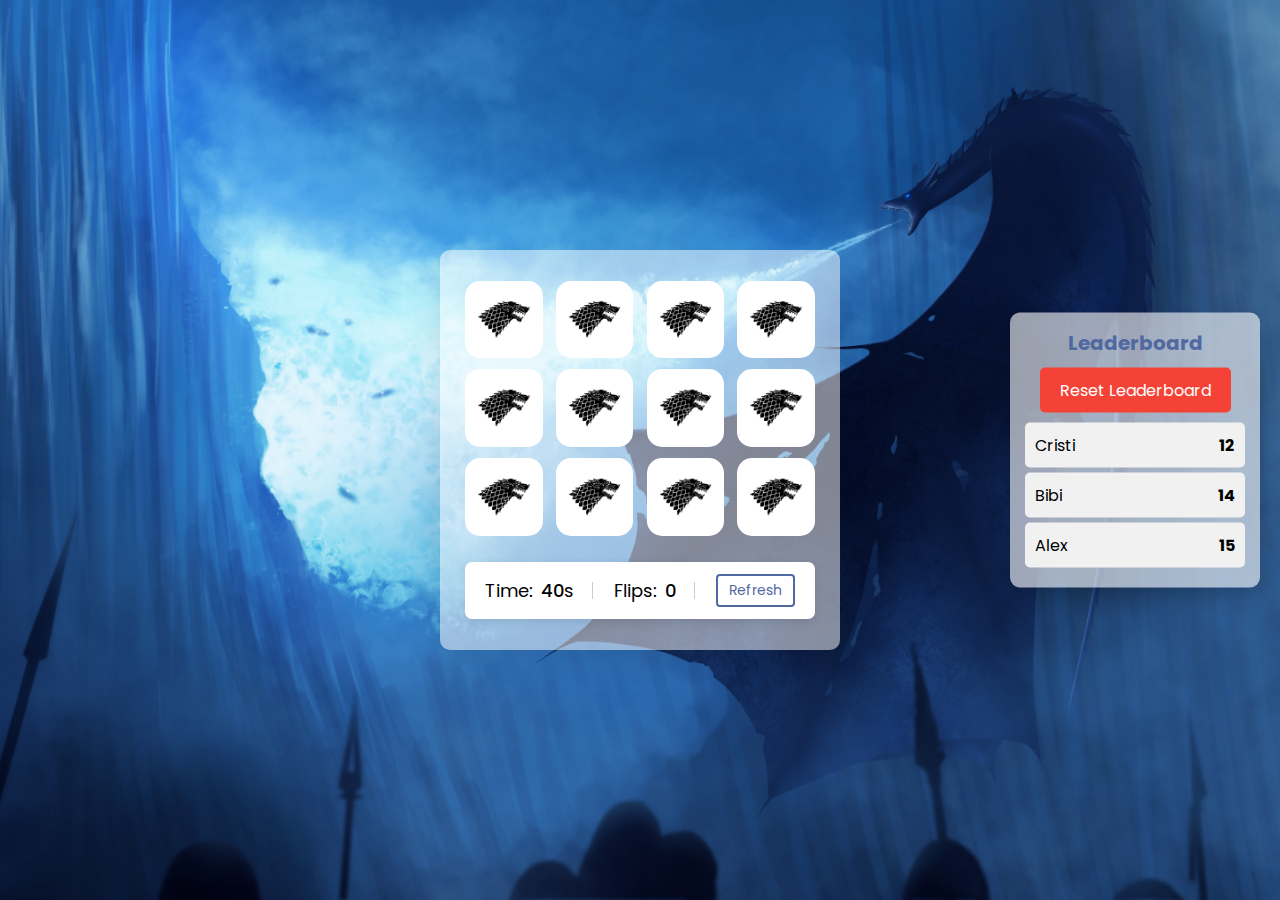
<file: GOT Memory Cards/index.html>
<!DOCTYPE html>

<html lang="en" dir="ltr">

<head>
  <meta charset="utf-8">
  <title>Memory Card Game</title>
  <link rel="stylesheet" href="style.css">
  <meta name="viewport" content="width=device-width, initial-scale=1.0">
</head>

<body>
  <div class="wrapper">
    <ul class="cards">
      <li class="card">
        <div class="view front-view">
          <img src="images/back-card.png" alt="icon">
        </div>
        <div class="view back-view">
          <img src="images/img-1.png" alt="card-img">
        </div>
      </li>
      <li class="card">
        <div class="view front-view">
          <img src="images/back-card.png" alt="icon">
        </div>
        <div class="view back-view">
          <img src="images/img-2.png" alt="card-img">
        </div>
      </li>
      <li class="card">
        <div class="view front-view">
          <img src="images/back-card.png" alt="icon">
        </div>
        <div class="view back-view">
          <img src="images/img-3.png" alt="card-img">
        </div>
      </li>
      <li class="card">
        <div class="view front-view">
          <img src="images/back-card.png" alt="icon">
        </div>
        <div class="view back-view">
          <img src="images/img-4.png" alt="card-img">
        </div>
      </li>
      <li class="card">
        <div class="view front-view">
          <img src="images/back-card.png" alt="icon">
        </div>
        <div class="view back-view">
          <img src="images/img-5.png" alt="card-img">
        </div>
      </li>
      <li class="card">
        <div class="view front-view">
          <img src="images/back-card.png" alt="icon">
        </div>
        <div class="view back-view">
          <img src="images/img-6.png" alt="card-img">
        </div>
      </li>
      <li class="card">
        <div class="view front-view">
          <img src="images/back-card.png" alt="icon">
        </div>
        <div class="view back-view">
          <img src="images/img-5.png" alt="card-img">
        </div>
      </li>
      <li class="card">
        <div class="view front-view">
          <img src="images/back-card.png" alt="icon">
        </div>
        <div class="view back-view">
          <img src="images/img-6.png" alt="card-img">
        </div>
      </li>
      <li class="card">
        <div class="view front-view">
          <img src="images/back-card.png" alt="icon">
        </div>
        <div class="view back-view">
          <img src="images/img-1.png" alt="card-img">
        </div>
      </li>
      <li class="card">
        <div class="view front-view">
          <img src="images/back-card.png" alt="icon">
        </div>
        <div class="view back-view">
          <img src="images/img-2.png" alt="card-img">
        </div>
      </li>
      <li class="card">
        <div class="view front-view">
          <img src="images/back-card.png" alt="icon">
        </div>
        <div class="view back-view">
          <img src="images/img-3.png" alt="card-img">
        </div>
      </li>
      <li class="card">
        <div class="view front-view">
          <img src="images/back-card.png" alt="icon">
        </div>
        <div class="view back-view">
          <img src="images/img-4.png" alt="card-img">
        </div>
      </li>
      <div class="details">
        <p class="time">Time: <span><b>20</b>s</span></p>
        <p class="flips">Flips: <span><b>0</b></span></p>
        <button>Refresh</button>
      </div>
    </ul>
  </div>
  <div class="leaderboard">
    <h3>Leaderboard</h3>
    <button id="resetLeaderboard">Reset Leaderboard</button>
    <ul id="leaderboardList">
    </ul>
  </div>
  
  

  <script src="script.js"></script>

</body>

</html>
</file>
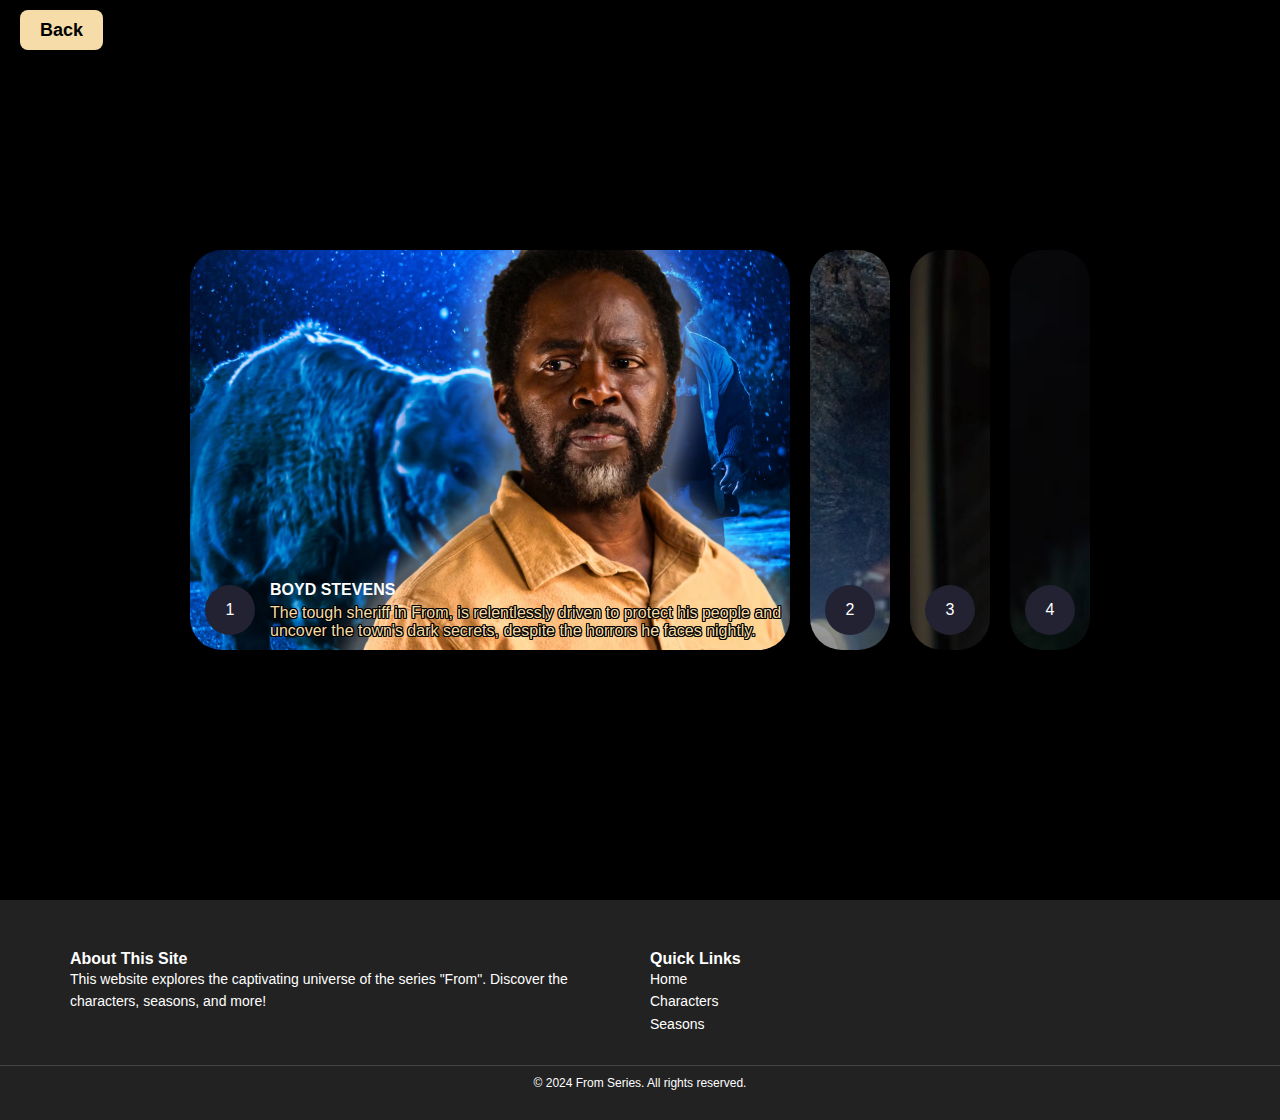
<file: site from/responsive_characters.html>
<!DOCTYPE html>
<html lang="en">
<head>
    <meta charset="UTF-8">
    <meta name="viewport" content="width=device-width, initial-scale=1.0">
    <link rel="stylesheet" href="responsive_styleslide.css">
    <title>From Characters</title>
</head>
<body>
<main>
    <div class="wrapper">
      <div class="back-home">
        <a href="responsive_index.html" class="back-btn">Back</a>

      </div>
        <div class="container">
            <input type="radio" name="slide" id="c1" checked>
            <label for="c1" class="card">
                <div class="row">
                    <div class="icon">1</div>
                    <div class="description">
                        <h4>Boyd Stevens</h4>
                        <p>The tough sheriff in From, is relentlessly driven to protect his people and uncover the town's dark secrets, despite the horrors he faces nightly.</p>
                    </div>
                </div>
            </label>
            <input type="radio" name="slide" id="c2" >
            <label for="c2" class="card">
                <div class="row">
                    <div class="icon">2</div>
                    <div class="description">
                        <h4>Victor Kavanaugh</h4>
                        <p>The town’s enigmatic recluse in From, has a haunting knowledge of its mysteries, which he navigates with a childlike curiosity and a lifetime of hidden trauma.</p>
                    </div>
                </div>
            </label>
            <input type="radio" name="slide" id="c3" >
            <label for="c3" class="card">
                <div class="row">
                    <div class="icon">3</div>
                    <div class="description">
                        <h4>Tabihta Matthews</h4>
                        <p>A determined outsider in From, quickly becomes a key figure in uncovering the town’s dark secrets and navigating its terrifying mysteries.</p>
                    </div>
                </div>
            </label>
            <input type="radio" name="slide" id="c4" >
            <label for="c4" class="card">
                <div class="row">
                    <div class="icon">4</div>
                    <div class="description">
                        <h4>Randall Kirkland</h4>
                        <p>Thrives on sowing chaos and exploiting the town’s fears for his own gain. His dark motivations and unpredictable nature make him a dangerous force in the community.</p>
                    </div>
                </div>
            </label>
        </div>
    </div>
</main>
<footer class="footer">
    <div class="footer-container">
        <div class="footer-about">
            <h4>About This Site</h4>
            <p>This website explores the captivating universe of the series "From". Discover the characters, seasons, and more!</p>
        </div>
        <div class="footer-links">
            <h4>Quick Links</h4>
            <ul>
                <li><a href="responsive_index.html">Home</a></li>
                <li><a href="responsive_characters.html">Characters</a></li>
                <li><a href="#seasons">Seasons</a></li>
            </ul>
        </div>
    </div>
    <div class="footer-bottom">
        <p>&copy; 2024 From Series. All rights reserved.</p>
    </div>
</footer>
</body>
</html>
</file>
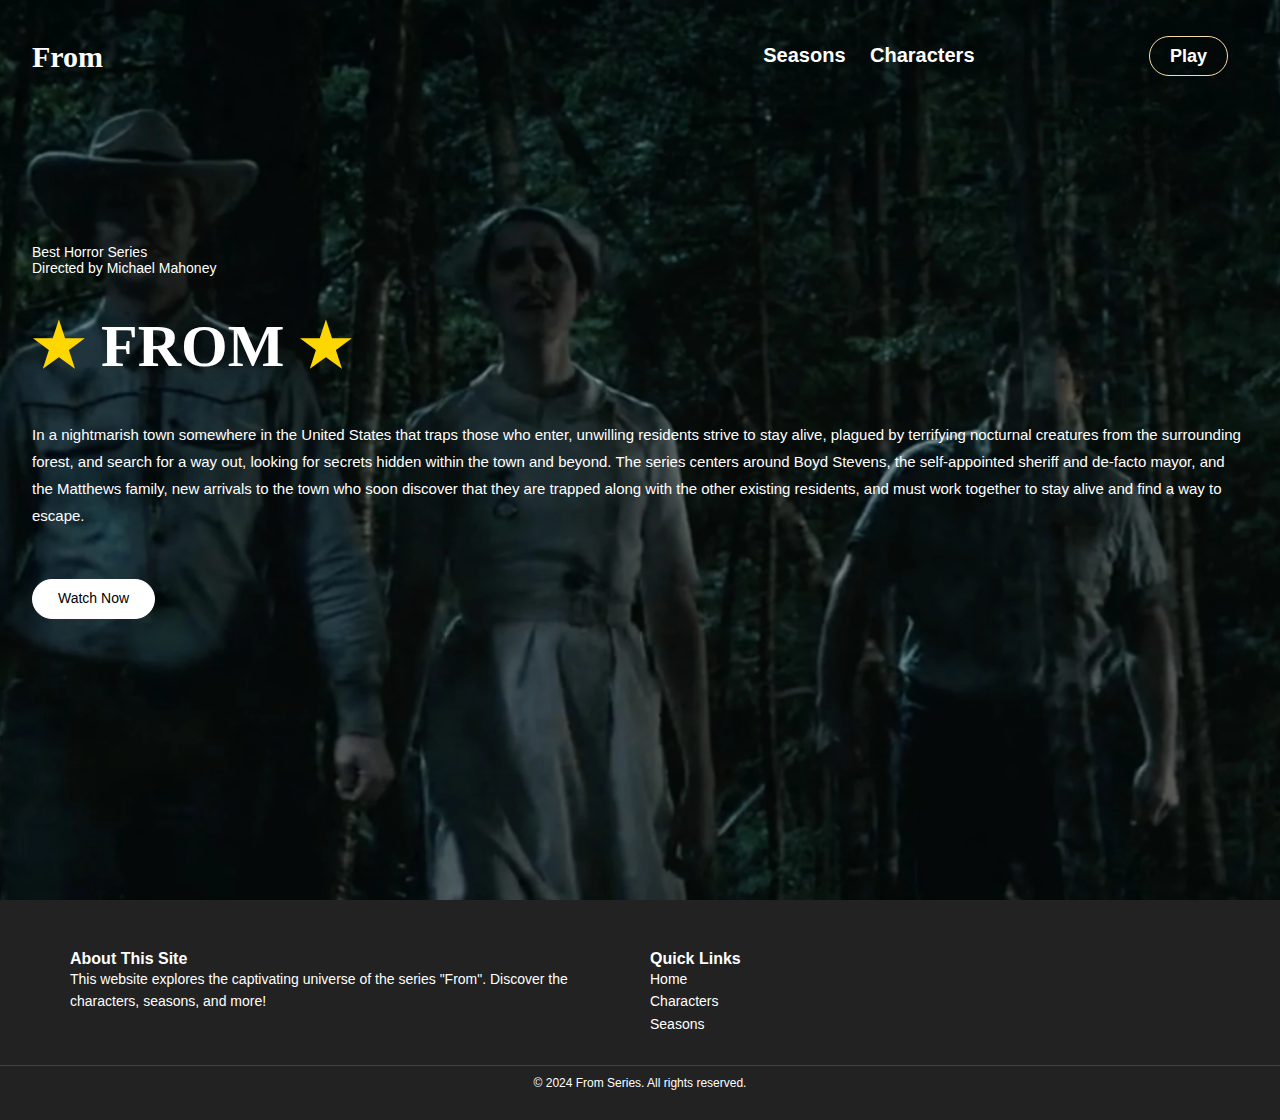
<file: site from/responsive_index.html>
<!DOCTYPE html>
<html lang="en" dir="ltr">
  <head>
    <meta charset="utf-8">
    <meta name="viewport" content="width=device-width, initial-scale=1.0">
    <title>From website</title>
    <link rel="stylesheet" href="responsive_style.css">
  </head>
  <body>
<header>
<nav>
</nav>
</header>
<main>
    <section class ="hero">
      <div class="main-width">
        <header>
          <div class="logo">
            <h2><a href="#">From</a></h2>

          </div>
          <nav>
            <ul>
              <li><a href="#">Seasons</a>
                <ul class="dropdown">
                  <li><a href="https://www.youtube.com/watch?v=pDHqAj4eJcM">Season 1</a></li>
                  <li><a href="https://www.youtube.com/watch?v=QYwb-Vk4FlA">Season 2</a></li>
                  <li><a href="https://www.youtube.com/watch?v=kw97PwEgvwc">Season 3</a></li>
                </ul>
              </li>
              <li><a href="responsive_characters.html">Characters</a></li>
              <li class="btn"><a href="#">Play</a></li>
            </ul>
          </nav>
        </header>
        <div class="content">
          <div class="main-text">
            <h6>Best Horror Series <br> Directed by Michael Mahoney</h6>
            <h1>FROM</h1>
            <p>In a nightmarish town somewhere in the United States that traps those who enter, unwilling residents strive to stay alive, plagued by terrifying nocturnal creatures from the surrounding forest, and search for a way out, looking for secrets hidden within the town and beyond.
The series centers around Boyd Stevens, the self-appointed sheriff and de-facto mayor, and the Matthews family, new arrivals to the town who soon discover that they are trapped along with the other existing residents, and must work together to stay alive and find a way to escape.</p>
            <a href="#">Watch Now</a>
          </div>

        </div>

      </div>

    </section>
  </main>
  <footer class="footer">
    <div class="footer-container">
        <div class="footer-about">
            <h4>About This Site</h4>
            <p>This website explores the captivating universe of the series "From". Discover the characters, seasons, and more!</p>
        </div>
        <div class="footer-links">
            <h4>Quick Links</h4>
            <ul>
                <li><a href="responsive_index.html">Home</a></li>
                <li><a href="responsive_characters.html">Characters</a></li>
                <li><a href="#seasons">Seasons</a></li>
            </ul>
        </div>
    </div>
    <div class="footer-bottom">
        <p>&copy; 2024 From Series. All rights reserved.</p>
    </div>
</footer>
</body>
</html>
</file>
<file: GOT Memory Cards/style.css>
@import url('https://fonts.googleapis.com/css2?family=Poppins:wght@400;500;600;700&display=swap');

* {
  margin: 0;
  padding: 0;
  box-sizing: border-box;
  font-family: 'Poppins', sans-serif;
}

p {
  font-size: 20px;
}

body {
  display: flex;
  align-items: center;
  justify-content: center;
  min-height: 100vh;
  background-image: url('images/869197.jpg') ;
  background-size: cover;
  background-position: center;
  background-repeat: no-repeat;
}

::selection {
  color: #fff;
  background: #5069a1;
}

.wrapper {
  padding: 25px;
  background: rgba(255, 255, 255, 0.5);
  border-radius: 10px;
  box-shadow: 0 10px 30px rgba(0, 0, 0, 0.1);
}

.cards,
.card,
.view,
.details,
p {
  display: flex;
  align-items: center;
  justify-content: center;
}

.cards {
  height: 350px;
  width: 350px;
  flex-wrap: wrap;
  justify-content: space-between;
}

.cards .card {
  cursor: pointer;
  position: relative;
  perspective: 1000px;
  transform-style: preserve-3d;
  height: calc(100% / 4 - 10px);
  width: calc(100% / 4 - 10px);
  border-radius: 15px;
  overflow: hidden;
}

.card.shake {
  animation: shake 0.35s ease-in-out;
}

@keyframes shake {

  0%,
  100% {
    transform: translateX(0);
  }

  20% {
    transform: translateX(-13px);
  }

  40% {
    transform: translateX(13px);
  }

  60% {
    transform: translateX(-8px);
  }

  80% {
    transform: translateX(8px);
  }
}

.cards .card .view {
  width: 100%;
  height: 100%;
  user-select: none;
  pointer-events: none;
  position: absolute;
  background: #fff;
  border-radius: 7px;
  backface-visibility: hidden;
  transition: transform 0.25s linear;
  box-shadow: 0 3px 10px rgba(0, 0, 0, 0.1);
}

.card .front-view img {
  max-width: 100%;
  height: auto;
  display: block;
}

.card .back-view {
  transform: rotateY(-180deg);
}

.card .back-view img {
  max-width: 40px;
}

.card.flip .front-view {
  transform: rotateY(180deg);
}

.card.flip .back-view {
  transform: rotateY(0);
}

.details {
  width: 100%;
  margin-top: 15px;
  padding: 0 20px;
  border-radius: 7px;
  background: #fff;
  height: calc(100% / 4 - 30px);
  justify-content: space-between;
  box-shadow: 0 3px 10px rgba(0, 0, 0, 0.1);
}

.details p {
  font-size: 18px;
  height: 17px;
  padding-right: 18px;
  border-right: 1px solid #ccc;
}

.details p span {
  margin-left: 8px;
}

.details p b {
  font-weight: 500;
}

.details button {
  cursor: pointer;
  font-size: 14px;
  color: #5069a1;
  border-radius: 4px;
  padding: 4px 11px;
  background: #fff;
  border: 2px solid #5069a1;
  transition: 0.3s ease;
}

.details button:hover {
  color: #fff;
  background: #5069a1;
}

@media screen and (max-width: 700px) {
  .cards {
    height: 350px;
    width: 350px;
  }

  .card .front-view img {
    max-width: 100%;
    height: auto;
    display: block;
  }

  .card .back-view img {
    max-width: 40px;
  }

}

@media screen and (max-width: 530px) {
  .cards {
    height: 300px;
    width: 300px;
  }

  .card .back-view img {
    max-width: 35px;
  }

  .details {
    margin-top: 10px;
    padding: 0 15px;
    height: calc(100% / 4 - 20px);
  }

  .details p {
    height: 15px;
    font-size: 17px;
    padding-right: 13px;
  }

  .details button {
    font-size: 13px;
    padding: 5px 10px;
    border: none;
    color: #fff;
    background: #5069a1;
  }


}


.leaderboard {
  position: absolute;
  top: 50%;
  right: 20px;
  transform: translateY(-50%);
  width: 250px;
  background: rgba(255, 255, 255, 0.6);
  border-radius: 10px;
  box-shadow: 0 10px 20px rgba(0, 0, 0, 0.2);
  padding: 15px;
}

.leaderboard h3 {
  margin-bottom: 10px;
  text-align: center;
  font-size: 20px;
  color: #5069a1;
}

.leaderboard ul {
  list-style: none;
  margin: 0;
  padding: 0;
}

.leaderboard ul li {
  padding: 10px;
  margin: 5px 0;
  background: #f1f1f1;
  border-radius: 5px;
  display: flex;
  justify-content: space-between;
  font-size: 16px;
}

.leaderboard ul li span {
  font-weight: bold;
}

#resetLeaderboard {
  display: block;
  margin: 10px auto;
  padding: 10px 20px;
  background-color: #f44336; 
  color: white;
  border: none;
  border-radius: 5px;
  font-size: 16px;
  cursor: pointer;
  transition: background-color 0.3s ease;
}

#resetLeaderboard:hover {
  background-color: #d32f2f; 
}
</file>
<file: site from/responsive_styleslide.css>
* {
    box-sizing: border-box;
    margin: 0;
    padding: 0;
    font-family: Arial, Helvetica, sans-serif;
}

body {
    background-color: black;
}

.wrapper {
    width: 100%;
    height: 100vh;
    display: flex;
    align-items: center;
    justify-content: center;
}

.container {
    height: 400px;
    display: flex;
    flex-wrap: nowrap;
    justify-content: start;
}

.card {
    width: 80px;
    border-radius: .75rem;
    background-size: cover;
    cursor: pointer;
    overflow: hidden;
    border-radius: 2rem;
    margin: 0 10px;
    display: flex;
    align-items: flex-end;
    transition: .6s cubic-bezier(.28,-0.03,0,.99);
    box-shadow: 0px 10px 30px -5px rgba(0,0,0,0.8);
}

.card > .row {
    color: white;
    display: flex;
    flex-wrap: nowrap;
}

.card > .row > .icon {
    background: #223;
    color: white;
    border-radius: 50%;
    width: 50px;
    display: flex;
    justify-content: center;
    align-items: center;
    margin: 15px;
}

.card > .row > .description {
    display: flex;
    justify-content: center;
    flex-direction: column;
    overflow: hidden;
    height: 80px;
    width: 520px;
    opacity: 0;
    transform: translateY(30px);
    transition-delay: .3s;
    transition: all .3s ease;
}

.description p {
    color: #f5dca8;
    padding-top: 5px;
    text-shadow:
        1px 1px 0px black,
        -1px -1px 0px black,
        1px -1px 0px black,
        -1px 1px 0px black,
        1px 0px 0px black,
        -1px 0px 0px black,
        0px 1px 0px black,
        0px -1px 0px black;
}

.description h4 {
    text-transform: uppercase;
}

input {
    display: none;
}

input:checked + label {
    width: 600px;
}

input:checked + label .description {
    opacity: 1 !important;
    transform: translateY(0) !important;
}

.card[for="c1"] {
    background-image: url('boyd1.jpeg');
}
.card[for="c2"] {
    background-image: url('victor.jpeg');
}
.card[for="c3"] {
    background-image: url('tabitha.jpeg');
}
.card[for="c4"] {
    background-image: url('randall.jpeg');
}

.back-home{
  position: absolute;
  top: 20px;
  left: 20px;
  z-index: 10;
}

.back-btn{
  background-color: #f5dca8;
  color: black;
  padding: 10px 20px;
  font-size: 18px;
  font-weight: 600;
  text-decoration: none;
  border-radius: 8px;
  transition: all 0.3s ease;
}

.back-btn:hover{
  background-color: white;
  color: #f5dca8;
  border: 1px solid #f5dca8;
}
.footer {
    background-color: #222;
    color: #ffffff;
    padding: 20px 0;
  }
  
  .footer-container {
    display: flex;
    flex-wrap: wrap;
    justify-content: space-between;
    padding: 20px;
    max-width: 1200px;
    margin: 0 auto;
  }
  
  .footer-container div {
    flex: 1 1 300px;
    margin: 10px;
  }
  
  .footer-about p, .footer-links ul {
    font-size: 14px;
    line-height: 1.6;
  }
  
  .footer-links ul {
    list-style: none;
    padding: 0;
  }
  
  .footer-links ul li a {
    color: #ffffff;
    text-decoration: none;
  }
  
  .footer-links ul li a:hover {
    color: white;
    text-decoration: underline;
  }
  
  .footer-bottom {
    text-align: center;
    font-size: 12px;
    padding: 10px 0;
    border-top: 1px solid #444;
  }

        @media (max-width: 768px) {
            body {
                font-size: 14px;
            }
            .container, .hero header {
                flex-direction: column;
                align-items: center;
            }
            nav ul {
                flex-direction: column;
                text-align: center;
            }
        }
        @media (max-width: 480px) {
            .menu, .hero header {
                padding: 10px;
            }
            h1 {
                font-size: 30px;
            }
        }
        
    a:hover {
        color: #f5dca8;
        text-decoration: underline;
        transition: color 0.3s ease-in-out;
    }
    
    @keyframes fadeIn {
        from {
            opacity: 0;
        }
        to {
            opacity: 1;
        }
    }
    .hero {
        animation: fadeIn 2s ease-in-out;
    }
    
    h1:before {
        content: "★ ";
        color: gold;
    }
    h1:after {
        content: " ★";
        color: gold;
    }
</file>
<file: site from/responsive_style.css>
*{
    margin : 0;
    padding: 0;
    box-sizing: border-box;
    font-family: 'Poppins' , sans-serif;
}

body {
  background-image: url(background.png);
  background-size: cover;
  background-position: center;
  background-repeat: no-repeat;
}

.main-width{
    width: 1400px;
    max-width: 95%;
    margin: 0 auto;
}
.hero{
    height: 100%;
    width: 100%;
    min-height: 100vh;
    
}
.hero header .logo h2 a{
    display: block;
    font-size: 30px;
    font-weight: 600;
    text-decoration: none;
    color: white;
    font-family: 'Sawarabi Gothic' , serif;
}

.hero header{
    display: flex;
    align-items: center;
    justify-content: space-between;
    padding: 40px 0 30px;
}
nav ul li{
    list-style: none;
    display: inline-block;
    position: relative;
    margin-right:20px;
}
nav ul li ul.dropdown{
  display: none;
  position: absolute;
  top: 100%;
  left: 0;
  background: transparent;
  padding: 10px 0;
  border-radius: 8px;
}
nav ul li ul.dropdown li{
  display: block;
  margin:0;
}
nav ul li ul.dropdown li a{
  color: white;
  padding: 10px 20px;
  text-decoration: none;
  display: block;
  font-size: 16px;
}
nav ul li ul.dropdown li a:hover{
  background-color: #555;
}
nav ul li:hover ul.dropdown{
  display: block;
}
nav ul li a{
    text-decoration: none;
    color:white;
    font-size: 20px;
    font-weight: 600;
    border-bottom: 2px solid transparent;
    transition: .4s;
}
nav ul li:not(:last-child) a:hover,
nav ul li:not(:last-child) a:focus{
    border-bottom: 2px solid white;
}
nav ul li.active a{
    border-bottom: 2px solid white;
    margin-right: 80px;
}
nav ul li.btn a{
    background: transparent;
    color: white;
    border: 1px solid #f5dca8;
    padding: 9px 20px;
    border-radius: 80px;
    line-height: 1.4;
    font-size: 18px;
    font-weight: 600;
    margin-left: 150px;
}
nav ul li.btn:hover a{
  border: 1px solid white;
  color: black;
  background: white;
  transition: .4s;
}

.content{
  padding-top: 140px;
}
.content .main-text{
  position: relative;
  z-index: 2;
  margin-bottom: 50px;
}
.content .main-text h6{
  font-size: 14px;
  font-weight: 400;
  color: white;
  margin-bottom: 40px;
}
.content .main-text h1{
  font-size: 60px;
  line-height: 1;
  color: white;
  margin: 0px 0px 45px;
  font-family: 'Permanent Marker' , cursive;
}
.content .main-text p{
  max-width: 100%;
  width: 480 px;
  color: white;
  line-height: 1.8;
  font-size: 15px;
  margin-bottom: 50px;
}
.content .main-text a{
  display: inline-block;
  text-decoration: none;
  color: black;
  background: white;
  border: 1px solid white;
  padding: 9px 25px;
  line-height: 1.4;
  border-radius: 30px;
  font-size: 14px;
  font-weight: 500;
}
.content .main-text a:hover{
  transform: scale(1.2);
  border: 1px solid #ffffff;
  background: transparent;
  color: white;
  transition: .4s
}
.footer {
  background-color: #222;
  color: #ffffff;
  padding: 20px 0;
}

.footer-container {
  display: flex;
  flex-wrap: wrap;
  justify-content: space-between;
  padding: 20px;
  max-width: 1200px;
  margin: 0 auto;
}

.footer-container div {
  flex: 1 1 300px;
  margin: 10px;
}

.footer-about p, .footer-links ul {
  font-size: 14px;
  line-height: 1.6;
}

.footer-links ul {
  list-style: none;
  padding: 0;
}

.footer-links ul li a {
  color: #ffffff;
  text-decoration: none;
}

.footer-links ul li a:hover {
  color: white;
  text-decoration: underline;
}

.footer-bottom {
  text-align: center;
  font-size: 12px;
  padding: 10px 0;
  border-top: 1px solid #444;
}


        @media (max-width: 768px) {
            body {
                font-size: 14px;
            }
            .container, .hero header {
                flex-direction: column;
                align-items: center;
            }
            nav ul {
                flex-direction: column;
                text-align: center;
            }
        }
        @media (max-width: 480px) {
            .menu, .hero header {
                padding: 10px;
            }
            h1 {
                font-size: 30px;
            }
        }
        
    a:hover {
        color: #f5dca8;
        text-decoration: underline;
        transition: color 0.3s ease-in-out;
    }
    
    @keyframes fadeIn {
        from {
            opacity: 0;
        }
        to {
            opacity: 1;
        }
    }
    .hero {
        animation: fadeIn 2s ease-in-out;
    }
    
    h1:before {
        content: "★ ";
        color: gold;
    }
    h1:after {
        content: " ★";
        color: gold;
    }
</file>
